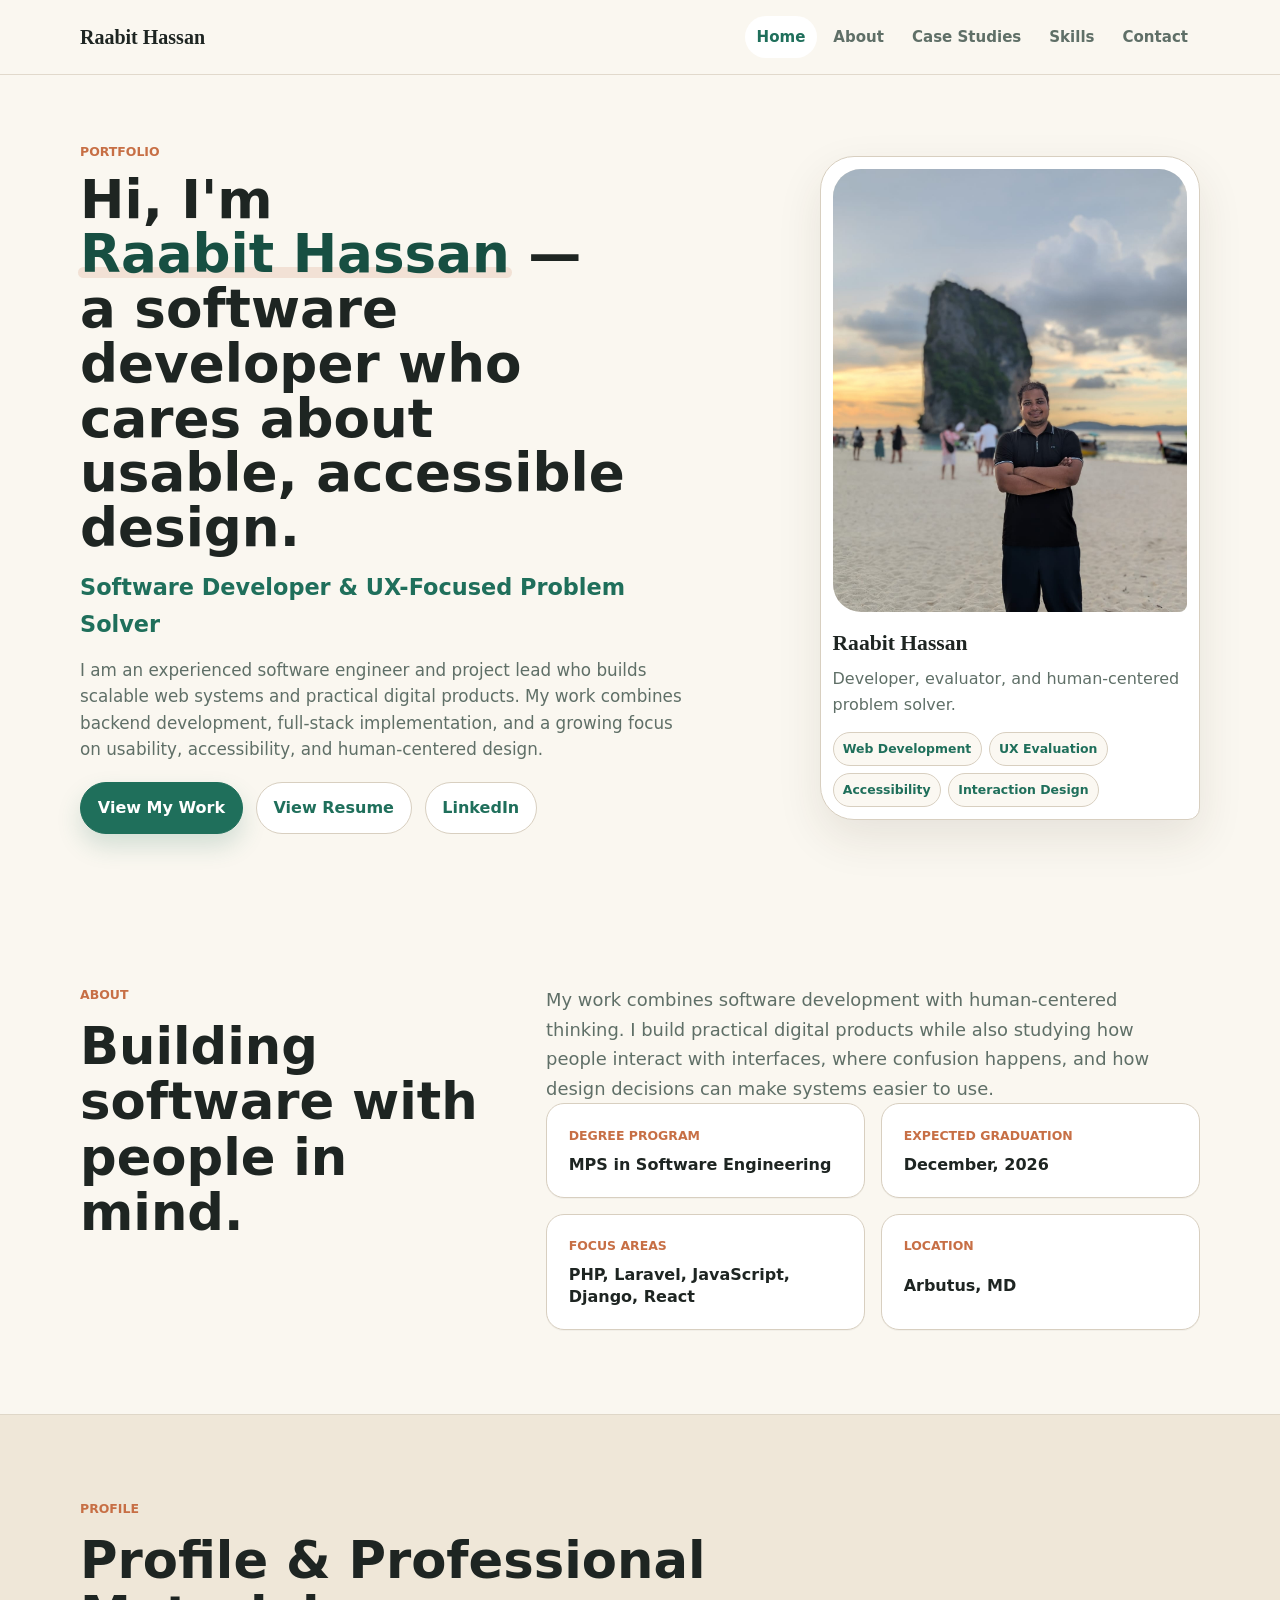
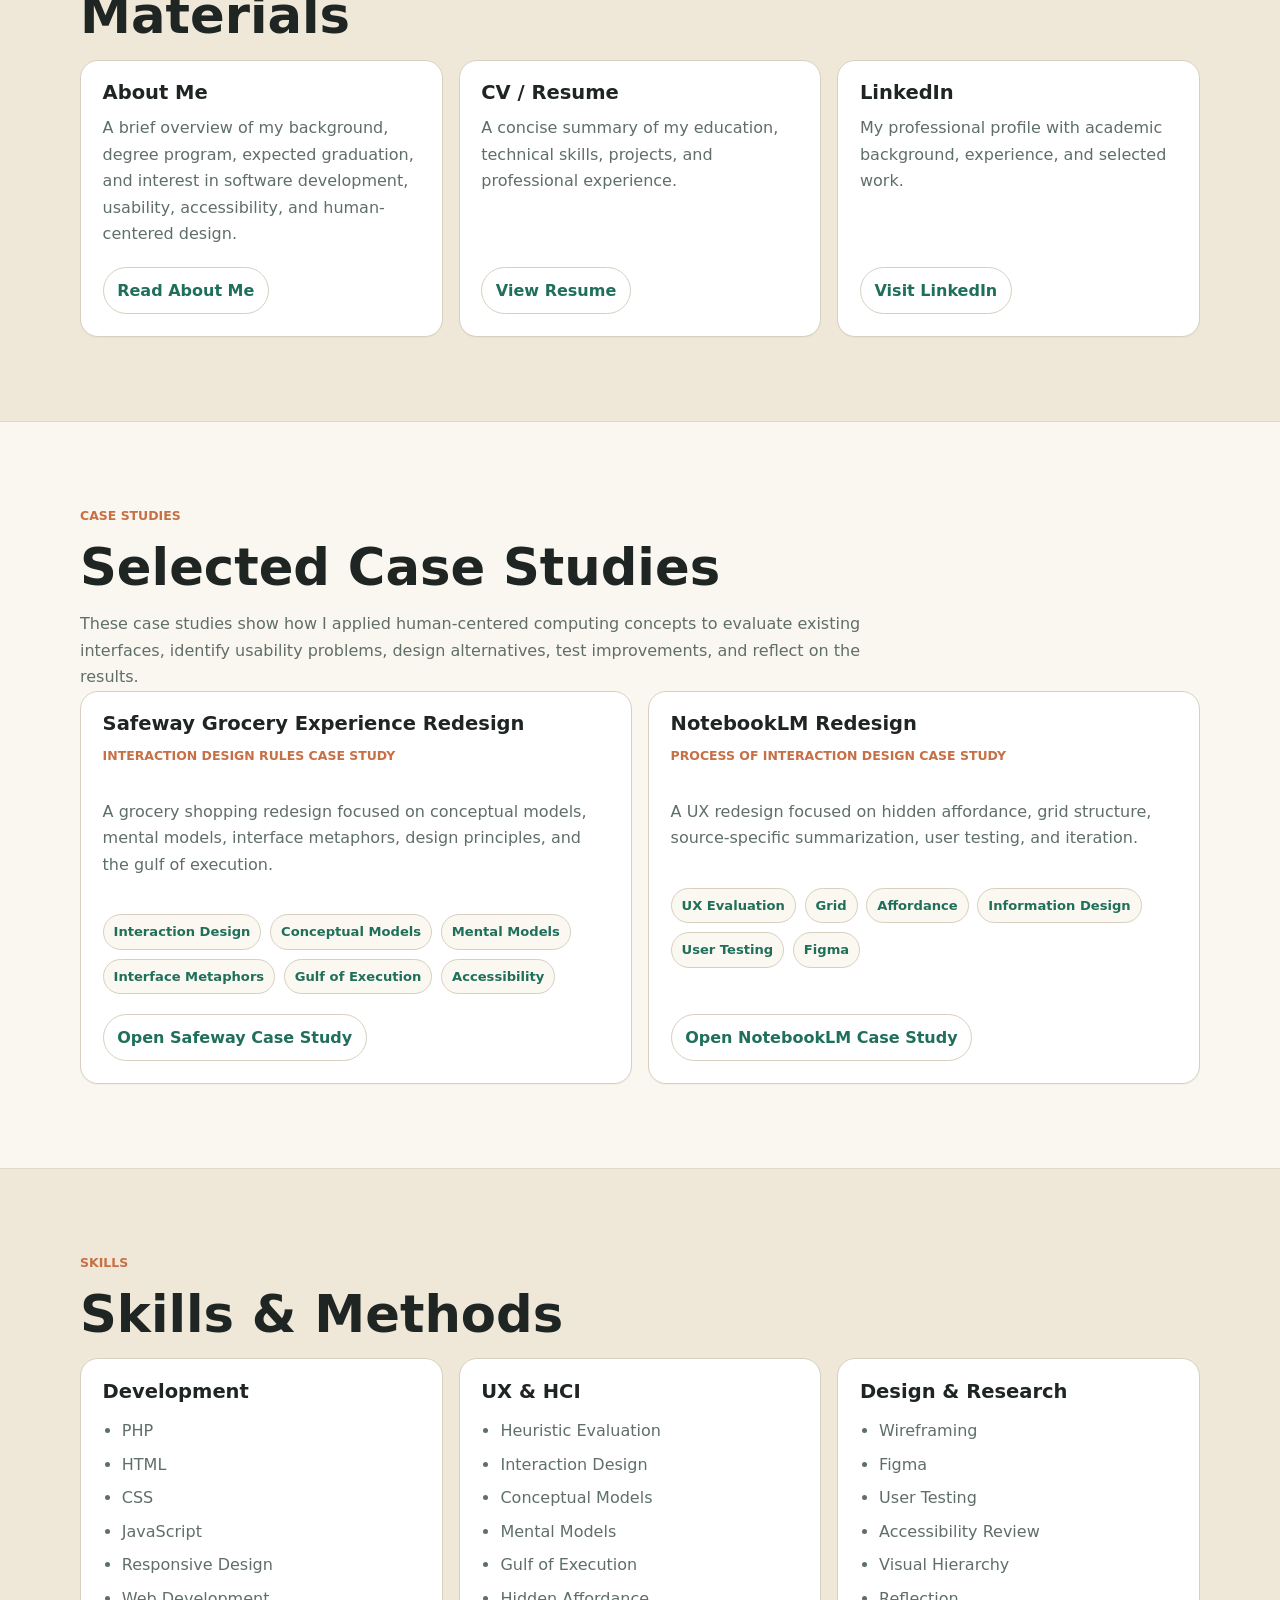
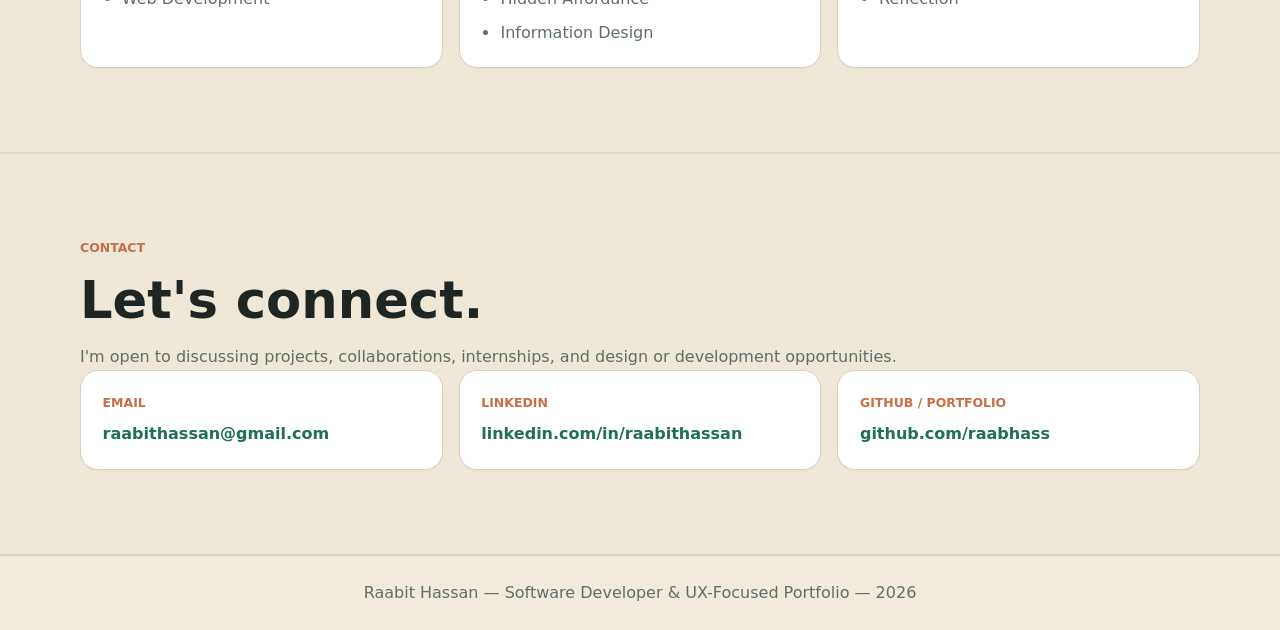
<file: index.html>
<!DOCTYPE html>
<html lang="en">
<head>
  <meta charset="UTF-8">
  <meta name="viewport" content="width=device-width, initial-scale=1.0">
  <title>Raabit Hassan | Software Developer & UX-Focused Problem Solver</title>
  <link rel="stylesheet" href="css/style.css">
</head>
<body>
  <a class="skip-link" href="#main">Skip to main content</a>

  <header class="site-header">
    <nav class="nav container" aria-label="Primary navigation">
      <a class="brand" href="#home">Raabit Hassan</a>
      <button class="nav-toggle" type="button" aria-expanded="false" aria-controls="nav-links">
        <span class="nav-toggle-line"></span>
        <span class="nav-toggle-line"></span>
        <span class="nav-toggle-line"></span>
        <span class="visually-hidden">Open navigation</span>
      </button>
      <ul class="nav-links" id="nav-links">
        <li><a class="nav-link active" href="#home">Home</a></li>
        <li><a class="nav-link" href="#about">About</a></li>
        <li><a class="nav-link" href="#work">Case Studies</a></li>
        <li><a class="nav-link" href="#skills">Skills</a></li>
        <li><a class="nav-link" href="#contact">Contact</a></li>
      </ul>
    </nav>
  </header>

  <main id="main">
    <section class="hero section" id="home" aria-labelledby="hero-title">
      <div class="container hero-layout hero-grid">
        <div class="hero-copy reveal">
          <p class="section-label">Portfolio</p>
          <h1 class="hero-title" id="hero-title">
            Hi, I'm <span class="name-highlight">Raabit Hassan</span> &mdash;<br>
            a software developer who cares about<br>
            usable, accessible design.
          </h1>
          <p class="hero-subtitle">Software Developer &amp; UX-Focused Problem Solver</p>
          <p class="hero-text">
            I am an experienced software engineer and project lead who builds scalable web systems and practical digital products. My work combines backend development, full-stack implementation, and a growing focus on usability, accessibility, and human-centered design.
          </p>
          <div class="action-row">
            <a class="button primary-button" href="#work">View My Work</a>
            <!-- Replace assets/resume.pdf if you upload a newer resume file. -->
            <a class="button secondary-button" href="assets/resume.pdf" target="_blank" rel="noopener noreferrer">View Resume</a>
            <!-- Replace this placeholder with your final LinkedIn profile URL if it changes. -->
            <a class="button secondary-button" href="https://www.linkedin.com/in/raabithassan/" target="_blank" rel="noopener noreferrer">LinkedIn</a>
          </div>
        </div>

        <aside class="profile-card hero-profile-card reveal" aria-label="Portfolio profile summary">
          <div class="profile-image-wrap">
            <img class="headshot hero-profile-image" src="headshot.jpg" alt="Raabit Hassan professional headshot">
            <div class="portrait-fallback" aria-hidden="true">Headshot</div>
          </div>
          <div>
            <p class="profile-name">Raabit Hassan</p>
            <p class="profile-role">Developer, evaluator, and human-centered problem solver.</p>
          </div>
          <div class="chip-list" aria-label="Focus areas">
            <span>Web Development</span>
            <span>UX Evaluation</span>
            <span>Accessibility</span>
            <span>Interaction Design</span>
          </div>
        </aside>
      </div>
    </section>

    <section class="section" id="about" aria-labelledby="about-title">
      <div class="container two-column">
        <div class="section-heading reveal">
          <p class="section-label">About</p>
          <h2 id="about-title">Building software with people in mind.</h2>
        </div>
        <div class="reveal">
          <p class="lead">
            My work combines software development with human-centered thinking. I build practical digital products while also studying how people interact with interfaces, where confusion happens, and how design decisions can make systems easier to use.
          </p>
          <div class="info-grid">
            <article class="mini-card">
              <span>Degree Program</span>
              <!-- Update this degree program if your official program name changes. -->
              <strong>MPS in Software Engineering</strong>
            </article>
            <article class="mini-card">
              <span>Expected Graduation</span>
              <!-- Update this graduation date if your expected timeline changes. -->
              <strong>December, 2026</strong>
            </article>
            <article class="mini-card">
              <span>Focus Areas</span>
              <strong>PHP, Laravel, JavaScript, Django, React</strong>
            </article>
            <article class="mini-card">
              <span>Location</span>
              <strong>Arbutus, MD</strong>
            </article>
          </div>
        </div>
      </div>
    </section>

    <section class="section soft-section" aria-labelledby="materials-title">
      <div class="container">
        <div class="section-heading reveal">
          <p class="section-label">Profile</p>
          <h2 id="materials-title">Profile &amp; Professional Materials</h2>
        </div>
        <div class="card-grid three-col">
          <article class="card material-card reveal">
            <h3>About Me</h3>
            <p>A brief overview of my background, degree program, expected graduation, and interest in software development, usability, accessibility, and human-centered design.</p>
            <a class="inline-link" href="#about">Read About Me</a>
          </article>
          <article class="card material-card reveal">
            <h3>CV / Resume</h3>
            <p>A concise summary of my education, technical skills, projects, and professional experience.</p>
            <!-- Replace assets/resume.pdf if you upload a newer resume file. -->
            <a class="inline-link" href="assets/resume.pdf" target="_blank" rel="noopener noreferrer">View Resume</a>
          </article>
          <article class="card material-card reveal">
            <h3>LinkedIn</h3>
            <p>My professional profile with academic background, experience, and selected work.</p>
            <!-- Replace this placeholder with your final LinkedIn profile URL if it changes. -->
            <a class="inline-link" href="https://www.linkedin.com/in/raabithassan/" target="_blank" rel="noopener noreferrer">Visit LinkedIn</a>
          </article>
        </div>
      </div>
    </section>

    <section class="section" id="work" aria-labelledby="work-title">
      <div class="container">
        <div class="section-heading reveal">
          <p class="section-label">Case Studies</p>
          <h2 id="work-title">Selected Case Studies</h2>
          <p>These case studies show how I applied human-centered computing concepts to evaluate existing interfaces, identify usability problems, design alternatives, test improvements, and reflect on the results.</p>
        </div>
        <div class="card-grid two-col">
          <article class="project-card reveal">
            <h3>Safeway Grocery Experience Redesign</h3>
            <p class="section-label">Interaction Design Rules Case Study</p>
            <p>A grocery shopping redesign focused on conceptual models, mental models, interface metaphors, design principles, and the gulf of execution.</p>
            <div class="tag-row"><span>Interaction Design</span><span>Conceptual Models</span><span>Mental Models</span><span>Interface Metaphors</span><span>Gulf of Execution</span><span>Accessibility</span></div>
            <a class="inline-link" href="case-study-safeway.html">Open Safeway Case Study</a>
          </article>
          <article class="project-card reveal">
            <h3>NotebookLM Redesign</h3>
            <p class="section-label">Process of Interaction Design Case Study</p>
            <p>A UX redesign focused on hidden affordance, grid structure, source-specific summarization, user testing, and iteration.</p>
            <div class="tag-row"><span>UX Evaluation</span><span>Grid</span><span>Affordance</span><span>Information Design</span><span>User Testing</span><span>Figma</span></div>
            <a class="inline-link" href="case-study-notebooklm.html">Open NotebookLM Case Study</a>
          </article>
        </div>
      </div>
    </section>

    <section class="section soft-section" id="skills" aria-labelledby="skills-title">
      <div class="container">
        <div class="section-heading reveal">
          <p class="section-label">Skills</p>
          <h2 id="skills-title">Skills &amp; Methods</h2>
        </div>
        <div class="card-grid three-col">
          <article class="skill-card reveal">
            <h3>Development</h3>
            <ul>
              <li>PHP</li>
              <li>HTML</li>
              <li>CSS</li>
              <li>JavaScript</li>
              <li>Responsive Design</li>
              <li>Web Development</li>
            </ul>
          </article>
          <article class="skill-card reveal">
            <h3>UX &amp; HCI</h3>
            <ul>
              <li>Heuristic Evaluation</li>
              <li>Interaction Design</li>
              <li>Conceptual Models</li>
              <li>Mental Models</li>
              <li>Gulf of Execution</li>
              <li>Hidden Affordance</li>
              <li>Information Design</li>
            </ul>
          </article>
          <article class="skill-card reveal">
            <h3>Design &amp; Research</h3>
            <ul>
              <li>Wireframing</li>
              <li>Figma</li>
              <li>User Testing</li>
              <li>Accessibility Review</li>
              <li>Visual Hierarchy</li>
              <li>Reflection</li>
            </ul>
          </article>
        </div>
      </div>
    </section>

    <section class="section soft-section" id="contact" aria-labelledby="contact-title">
      <div class="container">
        <div class="section-heading reveal">
          <p class="section-label">Contact</p>
          <h2 id="contact-title">Let's connect.</h2>
          <p>I'm open to discussing projects, collaborations, internships, and design or development opportunities.</p>
        </div>
        <div class="contact-grid">
          <article class="contact-card reveal">
            <span>Email</span>
            <a href="mailto:raabithassan@gmail.com">raabithassan@gmail.com</a>
          </article>
          <article class="contact-card reveal">
            <span>LinkedIn</span>
            <!-- Replace this placeholder with your final LinkedIn profile URL if it changes. -->
            <a href="https://www.linkedin.com/in/raabithassan/" target="_blank" rel="noopener noreferrer">linkedin.com/in/raabithassan</a>
          </article>
          <article class="contact-card reveal">
            <span>GitHub / Portfolio</span>
            <a href="https://github.com/raabhass" target="_blank" rel="noopener noreferrer">github.com/raabhass</a>
          </article>
        </div>
      </div>
    </section>
  </main>

  <footer class="site-footer">
    <div class="container">
      <p>Raabit Hassan &mdash; Software Developer &amp; UX-Focused Portfolio &mdash; 2026</p>
    </div>
  </footer>

  <script src="js/script.js"></script>
</body>
</html>
</file>
<file: css/style.css>
:root {
  --background: #faf7f0;
  --background-alt: #efe7d8;
  --text: #1e2522;
  --muted: #5f6f67;
  --accent: #1f6f5b;
  --accent-dark: #174f42;
  --accent-warm: #c76f45;
  --card: #ffffff;
  --border: #d8cfc0;
  --shadow: 0 18px 45px rgba(63, 49, 30, 0.1);
  --radius: 18px;
  --max-width: 1120px;
}

* {
  box-sizing: border-box;
}

html {
  scroll-behavior: smooth;
}

body {
  margin: 0;
  background: var(--background);
  color: var(--text);
  font-family: Inter, ui-sans-serif, system-ui, -apple-system, BlinkMacSystemFont, "Segoe UI", Arial, sans-serif;
  font-size: 16px;
  line-height: 1.65;
}

body.nav-open {
  overflow: hidden;
}

a {
  color: inherit;
}

img {
  display: block;
  max-width: 100%;
}

h1,
h2,
h3,
p {
  overflow-wrap: anywhere;
}

h1,
h2,
h3 {
  margin: 0;
  line-height: 1.08;
  letter-spacing: 0;
}

h1 {
  max-width: 840px;
  font-size: clamp(2.65rem, 6vw, 5.25rem);
}

h2 {
  font-size: clamp(2rem, 4vw, 3.35rem);
}

h3 {
  font-size: 1.22rem;
}

p {
  margin: 0;
  color: var(--muted);
}

.container {
  width: min(var(--max-width), calc(100% - 2rem));
  margin: 0 auto;
}

.skip-link {
  position: absolute;
  top: -4rem;
  left: 1rem;
  z-index: 200;
  padding: 0.75rem 1rem;
  border-radius: 999px;
  background: var(--accent);
  color: #ffffff;
  font-weight: 800;
  transition: top 0.2s ease;
}

.skip-link:focus {
  top: 1rem;
}

.visually-hidden {
  position: absolute;
  width: 1px;
  height: 1px;
  padding: 0;
  margin: -1px;
  overflow: hidden;
  clip: rect(0, 0, 0, 0);
  white-space: nowrap;
  border: 0;
}

.site-header {
  position: sticky;
  top: 0;
  z-index: 100;
  border-bottom: 1px solid rgba(216, 207, 192, 0.75);
  background: rgba(250, 247, 240, 0.92);
  backdrop-filter: blur(14px);
}

.nav {
  display: flex;
  align-items: center;
  justify-content: space-between;
  min-height: 74px;
  gap: 1rem;
}

.brand {
  color: var(--text);
  font-family: Georgia, "Times New Roman", serif;
  font-size: 1.25rem;
  font-weight: 700;
  text-decoration: none;
}

.nav-links {
  display: flex;
  align-items: center;
  gap: 0.25rem;
  padding: 0;
  margin: 0;
  list-style: none;
}

.nav-link {
  display: inline-flex;
  align-items: center;
  min-height: 42px;
  padding: 0.45rem 0.75rem;
  border-radius: 999px;
  color: var(--muted);
  font-size: 0.94rem;
  font-weight: 750;
  text-decoration: none;
  transition: background 0.2s ease, color 0.2s ease;
}

.nav-link:hover,
.nav-link:focus-visible,
.nav-link.active {
  background: #ffffff;
  color: var(--accent);
}

.nav-toggle {
  display: none;
  width: 44px;
  height: 44px;
  padding: 0;
  border: 1px solid var(--border);
  border-radius: 50%;
  background: var(--card);
  cursor: pointer;
}

.nav-toggle-line {
  display: block;
  width: 19px;
  height: 2px;
  margin: 4px auto;
  background: var(--text);
}

.section {
  scroll-margin-top: 88px;
  padding: clamp(4rem, 7vw, 5.25rem) 0;
}

.soft-section {
  background: var(--background-alt);
  border-block: 1px solid rgba(216, 207, 192, 0.65);
}

.hero,
.case-hero {
  min-height: calc(100vh - 74px);
  display: flex;
  align-items: center;
}

.hero {
  min-height: calc(100svh - 74px);
  padding-block: clamp(3.25rem, 7vh, 5.5rem);
}

.hero-layout {
  display: grid;
  grid-template-columns: minmax(0, 1.25fr) minmax(280px, 0.75fr);
  align-items: center;
  gap: 4rem;
}

.hero-grid {
  grid-template-columns: minmax(0, 1.05fr) minmax(360px, 0.95fr);
  gap: clamp(2.5rem, 5vw, 5rem);
}

.hero-copy {
  max-width: 820px;
}

.hero-title {
  max-width: 780px;
  font-size: clamp(2.5rem, 4.8vw, 4.85rem);
  line-height: 1.04;
}

.name-highlight {
  position: relative;
  z-index: 0;
  display: inline-block;
  color: var(--accent-dark);
  font-weight: 900;
  white-space: nowrap;
}

.name-highlight::after {
  content: "";
  position: absolute;
  right: -0.04em;
  bottom: 0.08em;
  left: -0.04em;
  z-index: -1;
  height: 0.2em;
  border-radius: 999px;
  background: rgba(199, 111, 69, 0.16);
}

.section-label {
  margin-bottom: 0.85rem;
  color: var(--accent-warm);
  font-size: 0.78rem;
  font-weight: 850;
  letter-spacing: 0;
  text-transform: uppercase;
}

.hero-subtitle {
  margin-top: clamp(0.95rem, 2vh, 1.25rem);
  color: var(--accent);
  font-size: clamp(1.2rem, 2.1vw, 1.85rem);
  font-weight: 800;
}

.hero-text,
.lead {
  max-width: 760px;
  color: var(--muted);
  font-size: 1.12rem;
}

.hero-text {
  margin-top: clamp(0.9rem, 2vh, 1.25rem);
}

.action-row {
  display: flex;
  flex-wrap: wrap;
  gap: 0.8rem;
  margin-top: clamp(1.25rem, 3vh, 2rem);
}

.button,
.inline-link {
  display: inline-flex;
  align-items: center;
  justify-content: center;
  min-height: 44px;
  font-weight: 800;
  text-decoration: none;
  transition: transform 0.2s ease, box-shadow 0.2s ease, background 0.2s ease, color 0.2s ease, border-color 0.2s ease;
}

.button {
  padding: 0.72rem 1.05rem;
  border-radius: 999px;
}

.primary-button {
  border: 1px solid var(--accent);
  background: var(--accent);
  color: #ffffff;
  box-shadow: 0 12px 25px rgba(31, 111, 91, 0.18);
}

.secondary-button {
  border: 1px solid var(--border);
  background: #ffffff;
  color: var(--accent);
}

.text-button {
  color: var(--accent);
}

.button:hover,
.button:focus-visible,
.inline-link:hover,
.inline-link:focus-visible,
.contact-card:hover,
.project-card:hover,
.card:hover,
.mini-card:hover,
.skill-card:hover,
.principle-card:hover,
.media-card:hover,
.image-card:hover {
  transform: translateY(-3px);
}

.primary-button:hover,
.primary-button:focus-visible {
  background: var(--accent-dark);
  border-color: var(--accent-dark);
}

.secondary-button:hover,
.secondary-button:focus-visible {
  border-color: var(--accent);
}

.profile-card {
  display: grid;
  gap: 1.2rem;
  padding: 1rem;
  border: 1px solid var(--border);
  border-radius: 34px 34px 12px 34px;
  background: var(--card);
  box-shadow: var(--shadow);
}

.hero-profile-card {
  width: min(100%, 430px);
  justify-self: end;
  gap: 1.05rem;
  padding: 0.85rem;
}

.profile-image-wrap {
  position: relative;
  overflow: hidden;
  border-radius: 28px 28px 8px 28px;
  background: linear-gradient(135deg, #efe7d8, #ffffff);
  aspect-ratio: 4 / 5;
}

.headshot {
  width: 100%;
  height: 100%;
  object-fit: cover;
}

.hero-profile-image {
  object-position: 50% 34%;
}

.portrait-fallback {
  display: none;
  place-items: center;
  width: 100%;
  height: 100%;
  color: var(--accent);
  font-weight: 900;
}

.portrait-fallback.show {
  display: grid;
}

.profile-name {
  color: var(--text);
  font-family: Georgia, "Times New Roman", serif;
  font-size: 1.35rem;
  font-weight: 700;
}

.profile-role {
  margin-top: 0.25rem;
}

.chip-list,
.tag-row {
  display: flex;
  flex-wrap: wrap;
  gap: 0.55rem;
}

.chip-list span,
.tag-row span {
  border: 1px solid var(--border);
  border-radius: 999px;
  background: #fbf8f2;
  color: var(--accent);
  font-size: 0.82rem;
  font-weight: 800;
}

.chip-list span {
  padding: 0.45rem 0.7rem;
}

@media (max-width: 1536px) and (max-height: 920px) and (min-width: 901px) {
  .hero {
    padding-block: clamp(2.25rem, 5vh, 3.75rem);
  }

  .hero-grid {
    grid-template-columns: minmax(0, 1.08fr) minmax(330px, 0.82fr);
    gap: clamp(2rem, 4vw, 3.75rem);
  }

  .hero-copy {
    max-width: 760px;
  }

  .hero .section-label {
    margin-bottom: 0.6rem;
  }

  .hero-title {
    max-width: 720px;
    font-size: clamp(2.55rem, 4.15vw, 3.65rem);
    line-height: 1.03;
  }

  .hero-subtitle {
    margin-top: 0.85rem;
    font-size: clamp(1.18rem, 1.75vw, 1.45rem);
  }

  .hero-text {
    max-width: 700px;
    margin-top: 0.85rem;
    font-size: 1.05rem;
    line-height: 1.58;
  }

  .hero .action-row {
    margin-top: 1.2rem;
  }

  .hero-profile-card {
    width: min(100%, 380px);
    gap: 0.85rem;
    padding: 0.72rem;
  }

  .hero-profile-card .chip-list {
    gap: 0.45rem;
  }

  .hero-profile-card .chip-list span {
    padding: 0.36rem 0.58rem;
    font-size: 0.78rem;
  }
}

@media (max-height: 780px) and (min-width: 901px) {
  .hero {
    padding-block: 2rem;
  }

  .hero-grid {
    gap: clamp(1.8rem, 3.5vw, 3rem);
  }

  .hero-title {
    font-size: clamp(2.35rem, 3.9vw, 3.35rem);
    line-height: 1.02;
  }

  .hero-subtitle {
    margin-top: 0.75rem;
  }

  .hero-text {
    margin-top: 0.75rem;
    line-height: 1.52;
  }

  .hero .action-row {
    margin-top: 1rem;
  }

  .hero-profile-card {
    width: min(100%, 360px);
    gap: 0.75rem;
  }

  .hero-profile-card .profile-name {
    font-size: 1.22rem;
  }

  .hero-profile-card .profile-role {
    margin-top: 0.15rem;
    line-height: 1.45;
  }
}

.tag-row {
  margin-top: 1rem;
}

.tag-row span {
  padding: 0.38rem 0.62rem;
}

.two-column {
  display: grid;
  grid-template-columns: minmax(260px, 0.78fr) minmax(0, 1.22fr);
  gap: 3rem;
}

.section-heading {
  max-width: 820px;
}

.section-heading h2 {
  margin-bottom: 1rem;
}

.card-grid,
.info-grid,
.contact-grid,
.metadata-grid {
  display: grid;
  gap: 1rem;
}

.three-col {
  grid-template-columns: repeat(3, minmax(0, 1fr));
}

.two-col,
.principles-grid {
  grid-template-columns: repeat(2, minmax(0, 1fr));
}

.info-grid,
.metadata-grid {
  grid-template-columns: repeat(2, minmax(0, 1fr));
}

.metadata-grid {
  margin-top: 2rem;
}

.contact-grid {
  grid-template-columns: repeat(3, minmax(0, 1fr));
}

.card,
.project-card,
.mini-card,
.feature-panel,
.skill-card,
.contact-card,
.principle-card,
.media-card,
.image-card {
  border: 1px solid var(--border);
  border-radius: var(--radius);
  background: var(--card);
  box-shadow: 0 1px 0 rgba(63, 49, 30, 0.04);
  transition: transform 0.2s ease, box-shadow 0.2s ease, border-color 0.2s ease;
}

.card,
.project-card,
.mini-card,
.skill-card,
.contact-card,
.principle-card {
  padding: 1.35rem;
}

.card:hover,
.project-card:hover,
.mini-card:hover,
.feature-panel:hover,
.skill-card:hover,
.contact-card:hover,
.principle-card:hover,
.media-card:hover,
.image-card:hover {
  border-color: rgba(31, 111, 91, 0.32);
  box-shadow: var(--shadow);
}

.card p,
.project-card p,
.principle-card p {
  margin-top: 0.75rem;
}

.material-card {
  display: flex;
  flex-direction: column;
  min-height: 100%;
}

.project-card {
  display: flex;
  flex-direction: column;
}

.project-card .inline-link {
  margin-top: auto;
}

.project-card p,
.project-card .tag-row {
  margin-bottom: 1.25rem;
}

.material-card .inline-link {
  margin-top: auto;
}

.material-card p {
  margin-bottom: 1.25rem;
}

.mini-card {
  display: grid;
  gap: 0.45rem;
}

.mini-card span,
.contact-card span {
  color: var(--accent-warm);
  font-size: 0.78rem;
  font-weight: 850;
  text-transform: uppercase;
}

.mini-card strong {
  color: var(--text);
  line-height: 1.35;
}

.inline-link {
  margin-top: 1rem;
  color: var(--accent);
  align-self: start;
  min-height: 40px;
  padding: 0.58rem 0.85rem;
  border: 1px solid var(--border);
  border-radius: 999px;
  background: #ffffff;
}

.inline-link::after {
  content: none;
}

.feature-panel {
  display: grid;
  grid-template-columns: minmax(0, 1fr) auto;
  align-items: end;
  gap: 2rem;
  padding: 2rem;
  background: linear-gradient(135deg, #ffffff, #f6efe3);
}

.feature-panel p + p {
  margin-top: 1rem;
}

.skill-card ul {
  padding-left: 1.2rem;
  margin: 1rem 0 0;
  color: var(--muted);
}

.skill-card li + li {
  margin-top: 0.45rem;
}

.contact-card {
  display: grid;
  gap: 0.45rem;
}

.contact-card a {
  color: var(--accent);
  font-weight: 800;
  text-decoration: none;
}

.site-footer {
  padding: 1.5rem 0;
  border-top: 1px solid var(--border);
  background: #f2eadc;
  text-align: center;
}

.footer-actions {
  display: flex;
  justify-content: center;
}

.case-footer-actions {
  flex-wrap: wrap;
  gap: 0.8rem;
}

.case-intro {
  max-width: 920px;
}

.case-hero {
  min-height: calc(100svh - 74px);
  padding-block: clamp(3.75rem, 8vh, 6rem);
}

.case-hero h1 {
  max-width: 920px;
  font-size: clamp(3.25rem, 6vw, 5.25rem);
  line-height: 1.03;
}

.case-hero .hero-text {
  margin-top: clamp(1rem, 2vh, 1.25rem);
}

.case-hero .metadata-grid {
  margin-top: clamp(1.5rem, 3vh, 2rem);
}

.back-link {
  display: inline-flex;
  margin-bottom: clamp(1.25rem, 3vh, 2rem);
  color: var(--accent);
  font-weight: 850;
  text-decoration: none;
}

.role-collaboration-card {
  grid-column: 1 / -1;
}

.contribution-grid {
  grid-template-columns: repeat(4, minmax(0, 1fr));
}

.contribution-grid .card {
  display: flex;
  flex-direction: column;
}

.narrative-layout {
  align-items: center;
}

.narrative-card {
  align-self: center;
}

.mental-model-layout {
  align-items: center;
}

.mental-model-copy {
  align-self: center;
  padding: 1.35rem;
  border: 1px solid var(--border);
  border-radius: var(--radius);
  background: var(--card);
}

.process-list {
  display: grid;
  gap: 0.9rem;
  margin-top: 2rem;
}

.process-step {
  display: grid;
  grid-template-columns: auto minmax(0, 1fr);
  gap: 1rem;
  align-items: start;
  padding: 1.1rem;
  border: 1px solid var(--border);
  border-radius: var(--radius);
  background: var(--card);
}

.process-step span {
  display: grid;
  place-items: center;
  width: 2.1rem;
  height: 2.1rem;
  border-radius: 50%;
  background: var(--accent);
  color: #ffffff;
  font-weight: 850;
}

.process-step p {
  margin-top: 0.45rem;
}

.sub-section-heading {
  margin-top: 2.25rem;
}

.sketch-grid {
  display: grid;
  grid-template-columns: repeat(3, minmax(0, 1fr));
  gap: 1rem;
  margin-top: 1rem;
}

.sketch-grid img {
  width: 100%;
  aspect-ratio: 4 / 3;
  object-fit: cover;
  border: 1px solid var(--border);
  border-radius: var(--radius);
  background: var(--card);
  cursor: zoom-in;
}

.image-note {
  max-width: 840px;
  margin-top: 1rem;
  font-size: 0.96rem;
}

.image-comparison {
  margin-top: 1.25rem;
}

.principle-visual-strip {
  display: grid;
  grid-template-columns: repeat(4, minmax(0, 1fr));
  gap: 1rem;
  margin-top: 1.25rem;
}

.principle-visual-strip figure {
  overflow: hidden;
  margin: 0;
  border: 1px solid var(--border);
  border-radius: var(--radius);
  background: var(--card);
}

.principle-visual-strip img {
  width: 100%;
  aspect-ratio: 16 / 9;
  object-fit: cover;
  background: linear-gradient(135deg, #efe7d8, #ffffff);
  cursor: zoom-in;
}

.principle-visual-strip figcaption {
  padding: 0.7rem 0.85rem;
  color: var(--muted);
  font-size: 0.88rem;
  font-weight: 800;
}

.artifact-actions {
  display: flex;
  flex-wrap: wrap;
  gap: 0.8rem;
}

@media (max-width: 1536px) and (max-height: 900px) and (min-width: 901px) {
  .case-hero {
    padding-block: clamp(2.5rem, 5vh, 4rem);
  }

  .case-intro {
    max-width: 820px;
  }

  .case-hero .back-link {
    margin-bottom: 1.15rem;
  }

  .case-hero .section-label {
    margin-bottom: 0.65rem;
  }

  .case-hero h1 {
    max-width: 820px;
    font-size: clamp(3rem, 5.2vw, 4.35rem);
    line-height: 1.02;
  }

  .case-hero .hero-text {
    max-width: 700px;
    margin-top: 0.9rem;
    font-size: 1.06rem;
    line-height: 1.55;
  }

  .case-hero .metadata-grid {
    gap: 0.8rem;
    margin-top: 1.35rem;
  }

  .case-hero .mini-card {
    gap: 0.34rem;
    padding: 1rem;
  }

  .case-hero .mini-card strong {
    line-height: 1.25;
  }
}

@media (max-height: 760px) and (min-width: 901px) {
  .case-hero {
    padding-block: 1.8rem;
  }

  .case-hero .back-link {
    margin-bottom: 0.85rem;
  }

  .case-hero .section-label {
    margin-bottom: 0.45rem;
  }

  .case-hero h1 {
    max-width: 780px;
    font-size: clamp(2.75rem, 4.65vw, 3.9rem);
    line-height: 1;
  }

  .case-hero .hero-text {
    margin-top: 0.7rem;
    font-size: 1rem;
    line-height: 1.48;
  }

  .case-hero .metadata-grid {
    gap: 0.7rem;
    margin-top: 1rem;
  }

  .case-hero .mini-card {
    padding: 0.85rem;
  }

  .case-hero .mini-card span {
    font-size: 0.72rem;
  }
}

.stack {
  display: grid;
  gap: 1rem;
}

.image-card {
  overflow: hidden;
  margin: 0;
}

.image-card img,
.media-card img {
  width: 100%;
  min-height: 280px;
  object-fit: cover;
  background: linear-gradient(135deg, #efe7d8, #ffffff);
  cursor: zoom-in;
}

.image-card img.case-study-image,
.media-card img.case-study-image {
  height: auto;
  min-height: 0;
  object-fit: contain;
}

.image-card figcaption {
  padding: 0.85rem 1rem;
  color: var(--muted);
  font-size: 0.92rem;
}

.media-card {
  overflow: hidden;
}

.media-card div {
  padding: 1.25rem;
}

.media-card p {
  margin-top: 0.7rem;
}

.reveal {
  opacity: 0;
  transform: translateY(18px);
  transition: opacity 0.55s ease, transform 0.55s ease;
}

.reveal.visible {
  opacity: 1;
  transform: translateY(0);
}

.lightbox {
  position: fixed;
  inset: 0;
  z-index: 300;
  display: none;
  place-items: center;
  padding: 2rem;
  background: rgba(30, 37, 34, 0.88);
}

.lightbox.open {
  display: grid;
}

.lightbox img {
  max-height: 82vh;
  border: 1px solid var(--border);
  border-radius: var(--radius);
  background: var(--card);
}

.lightbox-close {
  position: absolute;
  top: 1rem;
  right: 1rem;
  min-height: 44px;
  padding: 0.65rem 0.9rem;
  border: 1px solid var(--border);
  border-radius: 999px;
  background: var(--card);
  color: var(--text);
  font-weight: 850;
  cursor: pointer;
}

@media (prefers-reduced-motion: reduce) {
  html {
    scroll-behavior: auto;
  }

  *,
  *::before,
  *::after {
    scroll-behavior: auto !important;
    transition-duration: 0.01ms !important;
    animation-duration: 0.01ms !important;
    animation-iteration-count: 1 !important;
  }
}

@media (max-width: 900px) {
  .nav-toggle {
    display: inline-block;
  }

  .nav-links {
    position: fixed;
    inset: 74px 0 auto 0;
    display: none;
    flex-direction: column;
    align-items: stretch;
    padding: 1rem;
    border-bottom: 1px solid var(--border);
    background: rgba(250, 247, 240, 0.98);
    box-shadow: var(--shadow);
  }

  .nav-links.open {
    display: flex;
  }

  .nav-link {
    width: 100%;
  }

  .hero-layout,
  .two-column,
  .feature-panel {
    grid-template-columns: 1fr;
  }

  .hero-grid {
    gap: 3rem;
  }

  .hero-copy {
    max-width: 760px;
  }

  .hero-title {
    max-width: 760px;
    font-size: clamp(2.35rem, 7.5vw, 4rem);
  }

  .hero-profile-card {
    width: min(100%, 520px);
    justify-self: start;
  }

  .case-hero {
    align-items: flex-start;
  }

  .case-hero h1 {
    font-size: clamp(2.75rem, 8vw, 4rem);
  }

  .three-col,
  .contact-grid,
  .principle-visual-strip,
  .contribution-grid,
  .sketch-grid {
    grid-template-columns: repeat(2, minmax(0, 1fr));
  }
}

@media (max-width: 640px) {
  .container {
    width: min(var(--max-width), calc(100% - 1rem));
  }

  .section,
  .hero,
  .case-hero {
    min-height: auto;
    padding: 4rem 0;
  }

  .hero-grid {
    gap: 2.5rem;
  }

  .hero-title {
    font-size: clamp(2.05rem, 10.5vw, 3rem);
    line-height: 1.07;
  }

  .hero-title br {
    display: none;
  }

  .hero-subtitle {
    margin-top: 1rem;
    font-size: 1.18rem;
  }

  .hero-text {
    margin-top: 1rem;
    font-size: 1.04rem;
  }

  .hero-profile-card {
    width: 100%;
    padding: 0.75rem;
  }

  .case-hero h1 {
    font-size: clamp(2.35rem, 11vw, 3.2rem);
    line-height: 1.05;
  }

  .case-hero .metadata-grid {
    margin-top: 1.4rem;
  }

  .three-col,
  .two-col,
  .principles-grid,
  .info-grid,
  .metadata-grid,
  .contact-grid,
  .principle-visual-strip,
  .contribution-grid,
  .sketch-grid {
    grid-template-columns: 1fr;
  }

  .button,
  .action-row {
    width: 100%;
  }
}
</file>
